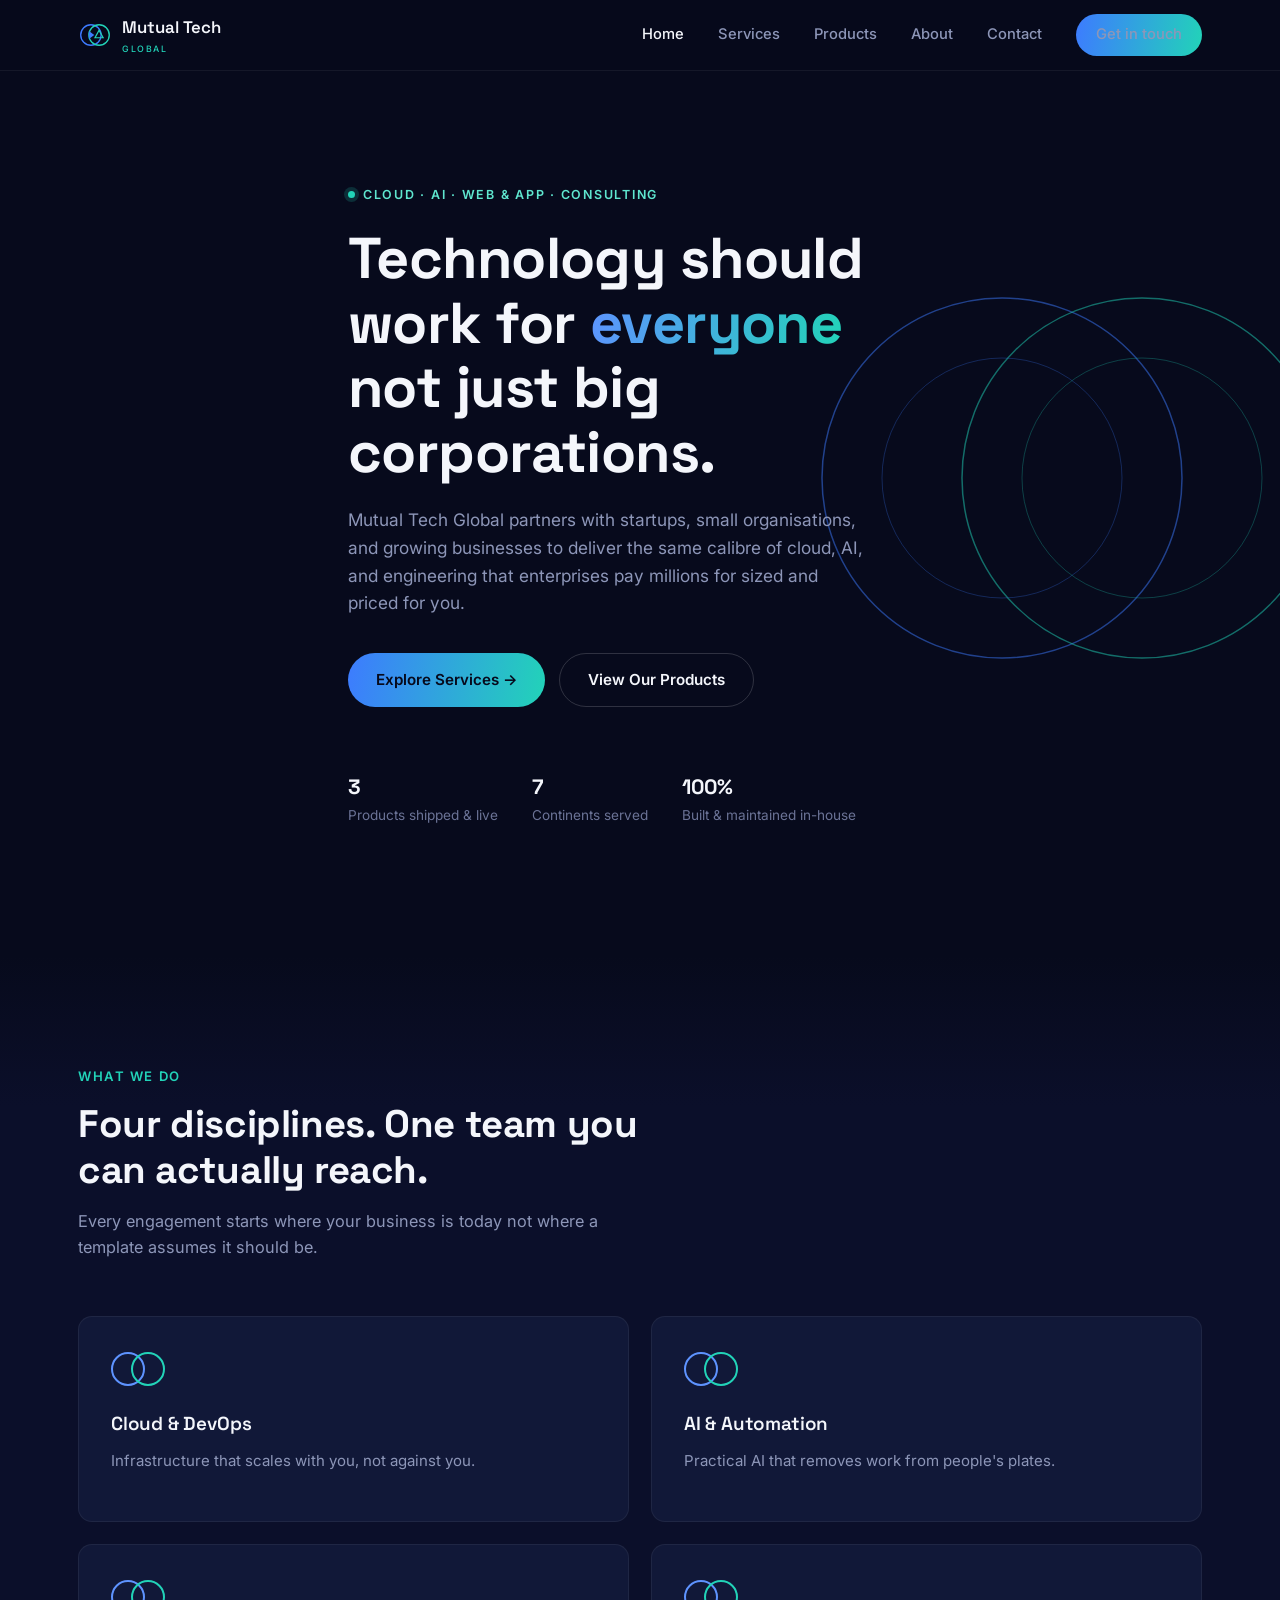
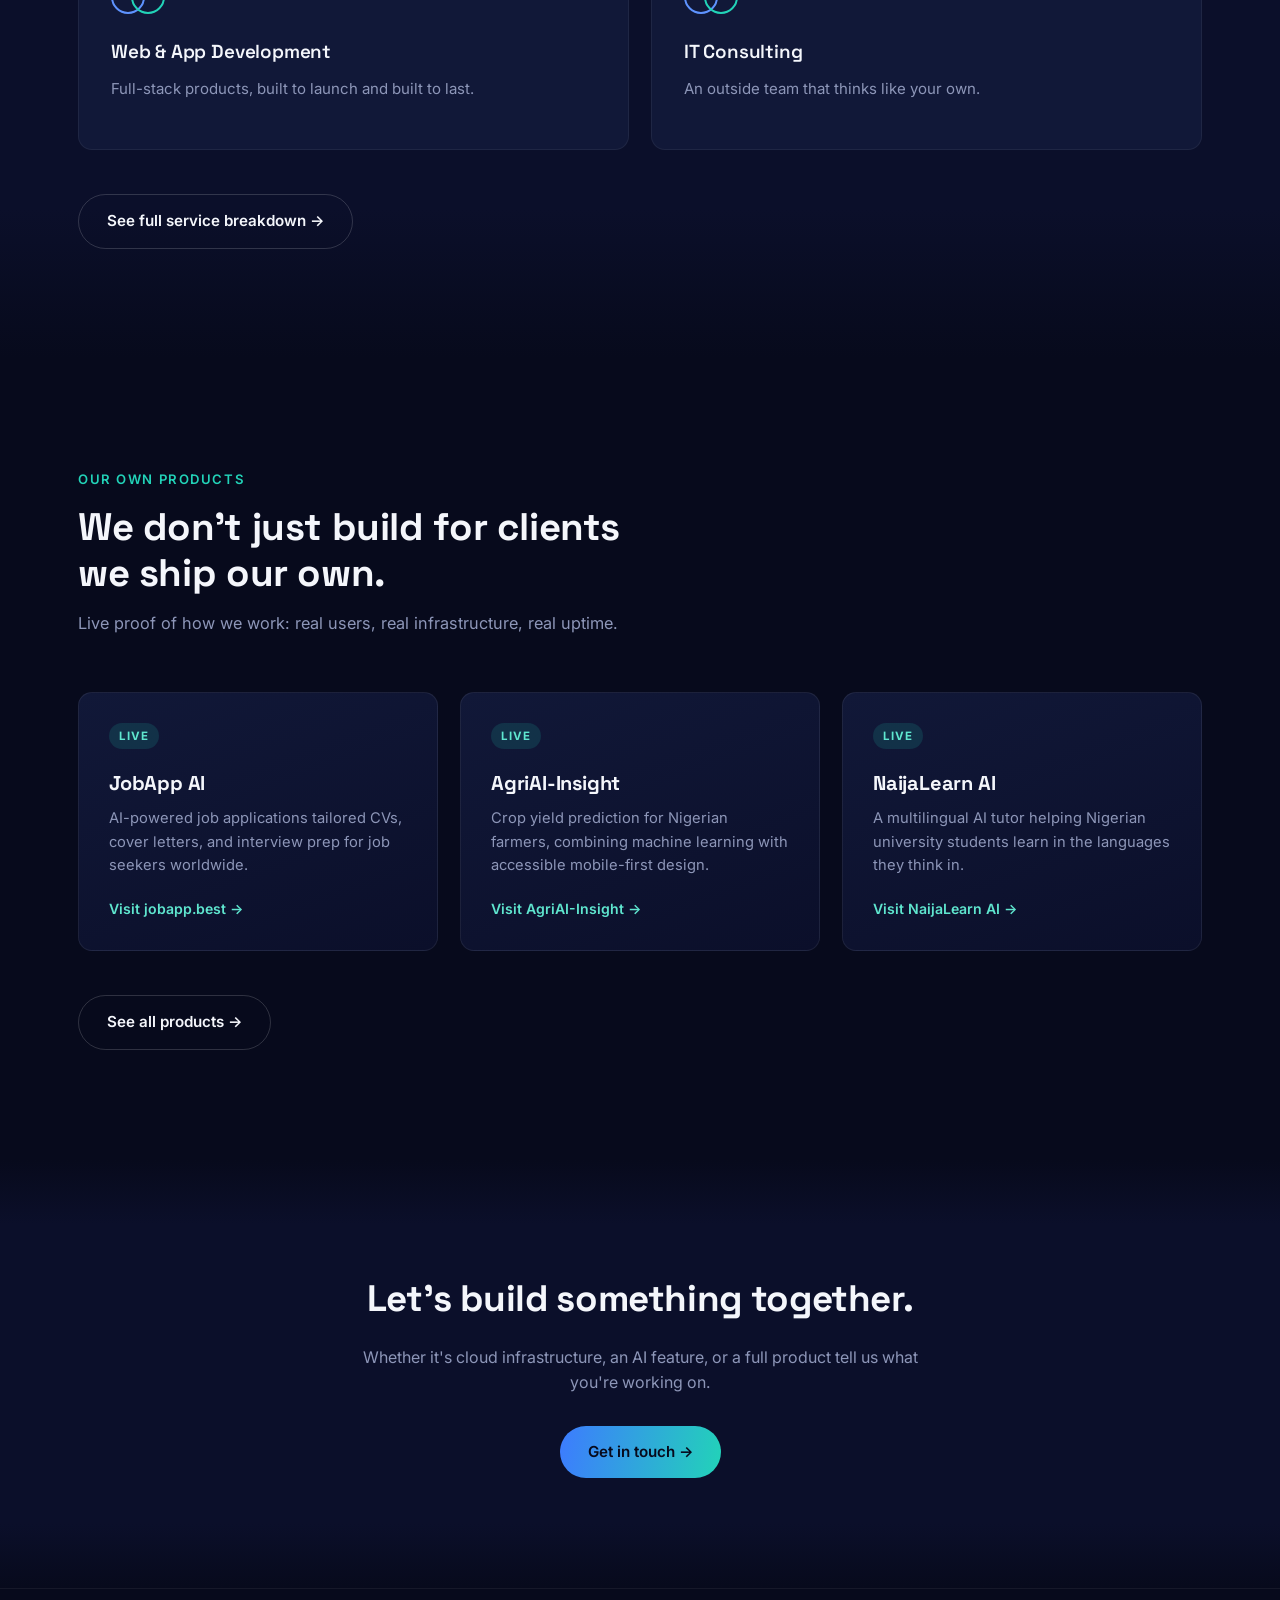
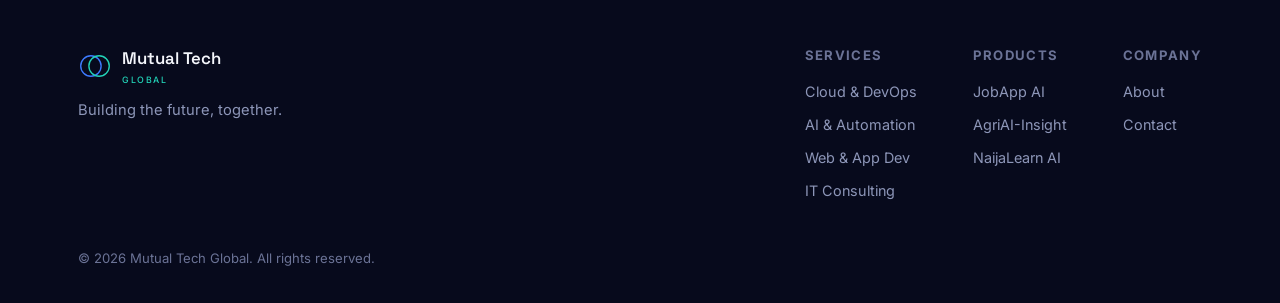
<file: index.html>
<!DOCTYPE html>
<html lang="en">
<head>
<meta charset="UTF-8">
<meta name="viewport" content="width=device-width, initial-scale=1.0">
<title>Mutual Tech Global Building the future, together</title>
<link rel="preconnect" href="https://fonts.googleapis.com">
<link rel="preconnect" href="https://fonts.gstatic.com" crossorigin>
<link href="https://fonts.googleapis.com/css2?family=Space+Grotesk:wght@400;500;600;700&family=Inter:wght@400;500;600&display=swap" rel="stylesheet">
<link rel="stylesheet" href="styles.css">
</head>
<body>

<header>
  <nav>
    <a href="index.html" class="brand">
      <svg class="brand-mark" viewBox="0 0 100 100" fill="none">
        <circle cx="38" cy="50" r="30" stroke="#3d7bff" stroke-width="4"/>
        <circle cx="62" cy="50" r="30" stroke="#22d3b8" stroke-width="4"/>
        <path d="M32 38 L32 62 L48 50 Z" fill="#3d7bff"/>
        <path d="M62 36 L74 58 L50 58 Z" fill="none" stroke="#22d3b8" stroke-width="3.5"/>
      </svg>
      <span>Mutual Tech<small>GLOBAL</small></span>
    </a>
    <div class="nav-links" id="navLinks">
      <a href="index.html" class="active">Home</a>
      <a href="services.html">Services</a>
      <a href="products.html">Products</a>
      <a href="about.html">About</a>
      <a href="contact.html">Contact</a>
      <a href="contact.html" class="nav-cta">Get in touch</a>
    </div>
    <button class="nav-toggle" id="navToggle" aria-label="Toggle menu"><span></span><span></span><span></span></button>
  </nav>
</header>

<main>
  <section class="hero" id="home">
    <svg class="hero-orbits" viewBox="0 0 640 640" fill="none">
      <circle cx="260" cy="320" r="180" stroke="#3d7bff" stroke-width="1.5" opacity="0.55"/>
      <circle cx="400" cy="320" r="180" stroke="#22d3b8" stroke-width="1.5" opacity="0.55"/>
      <circle cx="260" cy="320" r="120" stroke="#3d7bff" stroke-width="1" opacity="0.3"/>
      <circle cx="400" cy="320" r="120" stroke="#22d3b8" stroke-width="1" opacity="0.3"/>
    </svg>
    <div class="wrap hero-content">
      <span class="eyebrow">Cloud · AI · Web &amp; App · Consulting</span>
      <h1>Technology should work for <span class="accent">everyone</span> not just big corporations.</h1>
      <p class="lead">Mutual Tech Global partners with startups, small organisations, and growing businesses to deliver the same calibre of cloud, AI, and engineering that enterprises pay millions for sized and priced for you.</p>
      <div class="btn-row">
        <a href="services.html" class="btn btn-primary">Explore Services →</a>
        <a href="products.html" class="btn btn-ghost">View Our Products</a>
      </div>
      <div class="trust-line">
        <div><strong>3</strong>Products shipped &amp; live</div>
        <div><strong>7</strong>Continents served </div>
        <div><strong>100%</strong>Built &amp; maintained in-house</div>
      </div>
    </div>
  </section>

  <section class="panel panel-alt">
    <div class="wrap">
      <div class="section-head reveal">
        <span class="tag">What we do</span>
        <h2>Four disciplines. One team you can actually reach.</h2>
        <p>Every engagement starts where your business is today not where a template assumes it should be.</p>
      </div>
      <div class="services-grid">
        <div class="service-card reveal">
          <div class="venn"><span class="c1"></span><span class="c2"></span></div>
          <h3>Cloud &amp; DevOps</h3>
          <p>Infrastructure that scales with you, not against you.</p>
        </div>
        <div class="service-card reveal">
          <div class="venn"><span class="c1"></span><span class="c2"></span></div>
          <h3>AI &amp; Automation</h3>
          <p>Practical AI that removes work from people's plates.</p>
        </div>
        <div class="service-card reveal">
          <div class="venn"><span class="c1"></span><span class="c2"></span></div>
          <h3>Web &amp; App Development</h3>
          <p>Full-stack products, built to launch and built to last.</p>
        </div>
        <div class="service-card reveal">
          <div class="venn"><span class="c1"></span><span class="c2"></span></div>
          <h3>IT Consulting</h3>
          <p>An outside team that thinks like your own.</p>
        </div>
      </div>
      <div style="margin-top:44px;">
        <a href="services.html" class="btn btn-ghost">See full service breakdown →</a>
      </div>
    </div>
  </section>

  <section class="panel">
    <div class="wrap">
      <div class="section-head reveal">
        <span class="tag">Our own products</span>
        <h2>We don't just build for clients we ship our own.</h2>
        <p>Live proof of how we work: real users, real infrastructure, real uptime.</p>
      </div>
      <div class="products-grid">
        <div class="product-card reveal">
          <span class="product-tag tag-live">LIVE</span>
          <h3>JobApp AI</h3>
          <p>AI-powered job applications tailored CVs, cover letters, and interview prep for job seekers worldwide.</p>
          <a class="product-link" href="https://jobapp.best" target="_blank" rel="noopener">Visit jobapp.best →</a>
        </div>
        <div class="product-card reveal">
          <span class="product-tag tag-live">LIVE</span>
          <h3>AgriAI-Insight</h3>
          <p>Crop yield prediction for Nigerian farmers, combining machine learning with accessible mobile-first design.</p>
          <a class="product-link" href="https://agriai-insight.netlify.app" target="_blank" rel="noopener">Visit AgriAI-Insight →</a>
        </div>
        <div class="product-card reveal">
          <span class="product-tag tag-live">LIVE</span>
          <h3>NaijaLearn AI</h3>
          <p>A multilingual AI tutor helping Nigerian university students learn in the languages they think in.</p>
          <a class="product-link" href="https://naijalearn-ai.netlify.app" target="_blank" rel="noopener">Visit NaijaLearn AI →</a>
        </div>
      </div>
      <div style="margin-top:44px;">
        <a href="products.html" class="btn btn-ghost">See all products →</a>
      </div>
    </div>
  </section>

  <section class="panel panel-alt">
    <div class="wrap" style="text-align:center; max-width:640px;">
      <h2 style="font-size:clamp(1.7rem,3.4vw,2.3rem); font-weight:700; margin-bottom:16px;">Let's build something together.</h2>
      <p style="color:var(--slate-400); margin-bottom:30px;">Whether it's cloud infrastructure, an AI feature, or a full product tell us what you're working on.</p>
      <a href="contact.html" class="btn btn-primary">Get in touch →</a>
    </div>
  </section>
</main>

<footer>
  <div class="wrap">
    <div class="footer-top">
      <div>
        <a href="index.html" class="brand">
          <svg class="brand-mark" viewBox="0 0 100 100" fill="none">
            <circle cx="38" cy="50" r="30" stroke="#3d7bff" stroke-width="4"/>
            <circle cx="62" cy="50" r="30" stroke="#22d3b8" stroke-width="4"/>
          </svg>
          <span>Mutual Tech<small>GLOBAL</small></span>
        </a>
        <p class="footer-tagline">Building the future, together.</p>
      </div>
      <div class="footer-cols">
        <div class="footer-col">
          <h5>Services</h5>
          <a href="services.html">Cloud &amp; DevOps</a>
          <a href="services.html">AI &amp; Automation</a>
          <a href="services.html">Web &amp; App Dev</a>
          <a href="services.html">IT Consulting</a>
        </div>
        <div class="footer-col">
          <h5>Products</h5>
          <a href="https://jobapp.best" target="_blank" rel="noopener">JobApp AI</a>
          <a href="https://agriai-insight.netlify.app" target="_blank" rel="noopener">AgriAI-Insight</a>
          <a href="https://naijalearn-ai.netlify.app" target="_blank" rel="noopener">NaijaLearn AI</a>
        </div>
        <div class="footer-col">
          <h5>Company</h5>
          <a href="about.html">About</a>
          <a href="contact.html">Contact</a>
        </div>
      </div>
    </div>
    <div class="footer-bottom">
      <span>© <span id="year"></span> Mutual Tech Global. All rights reserved.</span>
    </div>
  </div>
</footer>

<script>
  document.getElementById('year').textContent = new Date().getFullYear();
  const toggle = document.getElementById('navToggle');
  const links = document.getElementById('navLinks');
  toggle.addEventListener('click', () => links.classList.toggle('open'));
  links.querySelectorAll('a').forEach(a => a.addEventListener('click', () => links.classList.remove('open')));
  const observer = new IntersectionObserver((entries) => {
    entries.forEach(e => { if (e.isIntersecting) e.target.classList.add('in'); });
  }, { threshold: 0.15 });
  document.querySelectorAll('.reveal').forEach(el => observer.observe(el));
</script>

</body>
</html>
</file>
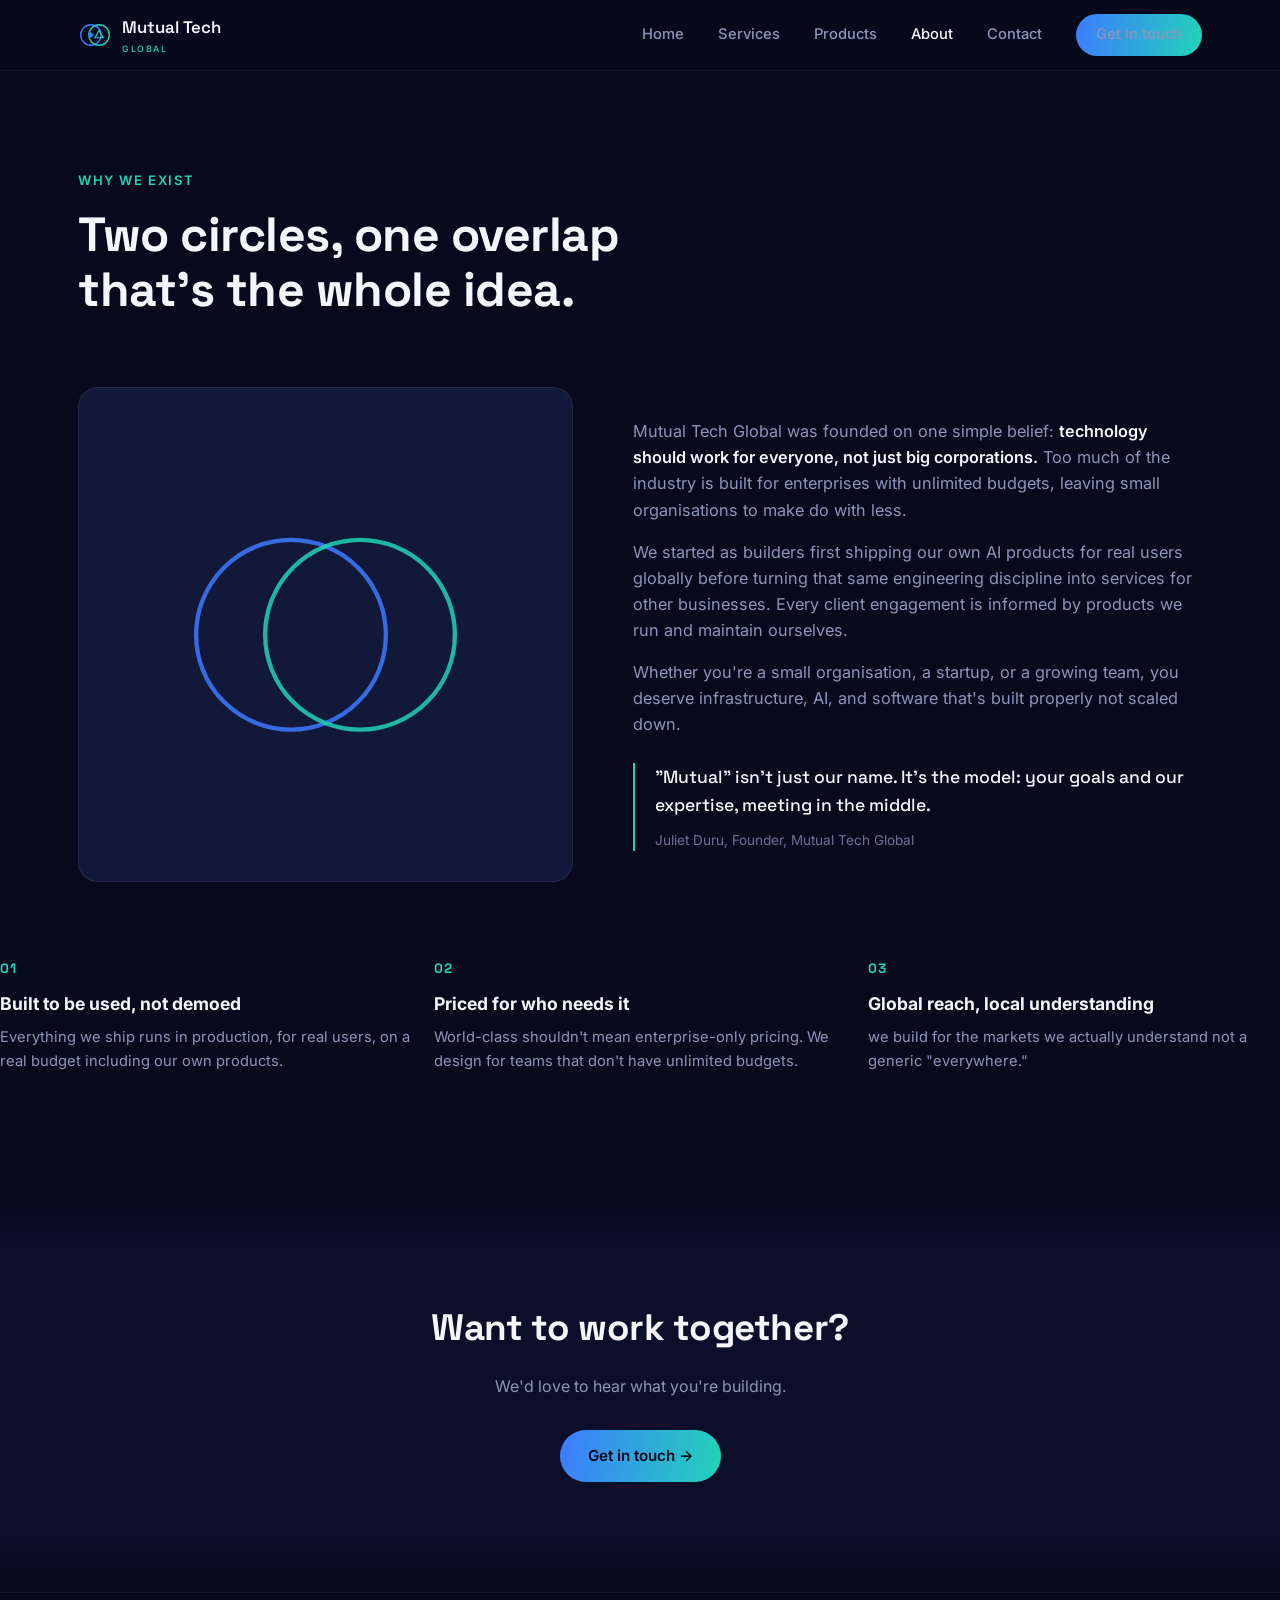
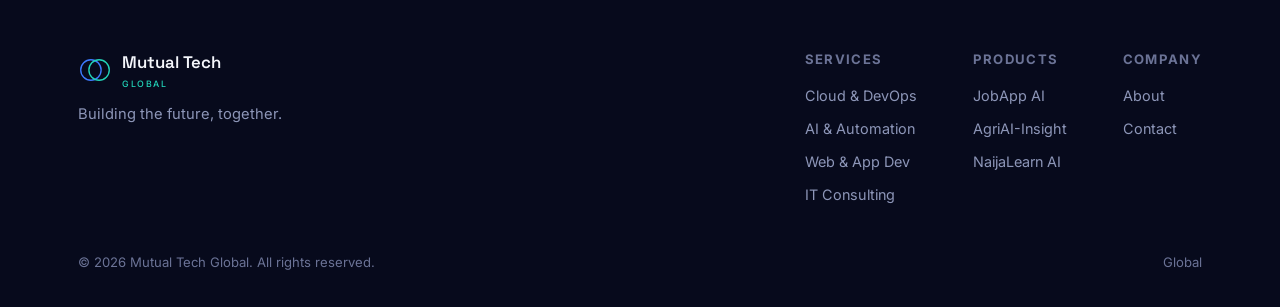
<file: about.html>
<!DOCTYPE html>
<html lang="en">
<head>
<meta charset="UTF-8">
<meta name="viewport" content="width=device-width, initial-scale=1.0">
<title>About Mutual Tech Global</title>
<link rel="preconnect" href="https://fonts.googleapis.com">
<link rel="preconnect" href="https://fonts.gstatic.com" crossorigin>
<link href="https://fonts.googleapis.com/css2?family=Space+Grotesk:wght@400;500;600;700&family=Inter:wght@400;500;600&display=swap" rel="stylesheet">
<link rel="stylesheet" href="styles.css">
</head>
<body>

<header>
  <nav>
    <a href="index.html" class="brand">
      <svg class="brand-mark" viewBox="0 0 100 100" fill="none">
        <circle cx="38" cy="50" r="30" stroke="#3d7bff" stroke-width="4"/>
        <circle cx="62" cy="50" r="30" stroke="#22d3b8" stroke-width="4"/>
        <path d="M32 38 L32 62 L48 50 Z" fill="#3d7bff"/>
        <path d="M62 36 L74 58 L50 58 Z" fill="none" stroke="#22d3b8" stroke-width="3.5"/>
      </svg>
      <span>Mutual Tech<small>GLOBAL</small></span>
    </a>
    <div class="nav-links" id="navLinks">
      <a href="index.html">Home</a>
      <a href="services.html">Services</a>
      <a href="products.html">Products</a>
      <a href="about.html" class="active">About</a>
      <a href="contact.html">Contact</a>
      <a href="contact.html" class="nav-cta">Get in touch</a>
    </div>
    <button class="nav-toggle" id="navToggle" aria-label="Toggle menu"><span></span><span></span><span></span></button>
  </nav>
</header>

<main>
  <section class="page-hero">
    <div class="wrap">
      <span class="tag">Why we exist</span>
      <h1>Two circles, one overlap that's the whole idea.</h1>
    </div>
  </section>

  <section class="panel-tight">
    <div class="wrap about-grid">
      <div class="about-visual">
        <svg width="70%" viewBox="0 0 200 140" fill="none">
          <circle cx="80" cy="70" r="55" stroke="#3d7bff" stroke-width="2.5" opacity="0.85"/>
          <circle cx="120" cy="70" r="55" stroke="#22d3b8" stroke-width="2.5" opacity="0.85"/>
        </svg>
      </div>
      <div class="about-copy">
        <p>Mutual Tech Global was founded on one simple belief: <strong>technology should work for everyone, not just big corporations.</strong> Too much of the industry is built for enterprises with unlimited budgets, leaving small organisations to make do with less.</p>
        <p>We started as builders first shipping our own AI products for real users globally before turning that same engineering discipline into services for other businesses. Every client engagement is informed by products we run and maintain ourselves.</p>
        <p>Whether you're a small organisation, a startup, or a growing team, you deserve infrastructure, AI, and software that's built properly not scaled down.</p>
        <div class="quote-block">
          "Mutual" isn't just our name. It's the model: your goals and our expertise, meeting in the middle.
          <span>Juliet Duru, Founder, Mutual Tech Global</span>
        </div>
      </div>
    </div>

    <div class="values-grid">
      <div class="value-card">
        <span class="n">01</span>
        <h4>Built to be used, not demoed</h4>
        <p>Everything we ship runs in production, for real users, on a real budget including our own products.</p>
      </div>
      <div class="value-card">
        <span class="n">02</span>
        <h4>Priced for who needs it</h4>
        <p>World-class shouldn't mean enterprise-only pricing. We design for teams that don't have unlimited budgets.</p>
      </div>
      <div class="value-card">
        <span class="n">03</span>
        <h4>Global reach, local understanding</h4>
        <p> we build for the markets we actually understand not a generic "everywhere."</p>
      </div>
    </div>
  </section>

  <section class="panel panel-alt">
    <div class="wrap" style="text-align:center; max-width:640px;">
      <h2 style="font-size:clamp(1.7rem,3.4vw,2.3rem); font-weight:700; margin-bottom:16px;">Want to work together?</h2>
      <p style="color:var(--slate-400); margin-bottom:30px;">We'd love to hear what you're building.</p>
      <a href="contact.html" class="btn btn-primary">Get in touch →</a>
    </div>
  </section>
</main>

<footer>
  <div class="wrap">
    <div class="footer-top">
      <div>
        <a href="index.html" class="brand">
          <svg class="brand-mark" viewBox="0 0 100 100" fill="none">
            <circle cx="38" cy="50" r="30" stroke="#3d7bff" stroke-width="4"/>
            <circle cx="62" cy="50" r="30" stroke="#22d3b8" stroke-width="4"/>
          </svg>
          <span>Mutual Tech<small>GLOBAL</small></span>
        </a>
        <p class="footer-tagline">Building the future, together.</p>
      </div>
      <div class="footer-cols">
        <div class="footer-col">
          <h5>Services</h5>
          <a href="services.html">Cloud &amp; DevOps</a>
          <a href="services.html">AI &amp; Automation</a>
          <a href="services.html">Web &amp; App Dev</a>
          <a href="services.html">IT Consulting</a>
        </div>
        <div class="footer-col">
          <h5>Products</h5>
          <a href="https://jobapp.best" target="_blank" rel="noopener">JobApp AI</a>
          <a href="https://agriai-insight.netlify.app" target="_blank" rel="noopener">AgriAI-Insight</a>
          <a href="https://naijalearn-ai.netlify.app" target="_blank" rel="noopener">NaijaLearn AI</a>
        </div>
        <div class="footer-col">
          <h5>Company</h5>
          <a href="about.html">About</a>
          <a href="contact.html">Contact</a>
        </div>
      </div>
    </div>
    <div class="footer-bottom">
      <span>© <span id="year"></span> Mutual Tech Global. All rights reserved.</span>
      <span>Global</span>
    </div>
  </div>
</footer>

<script>
  document.getElementById('year').textContent = new Date().getFullYear();
  const toggle = document.getElementById('navToggle');
  const links = document.getElementById('navLinks');
  toggle.addEventListener('click', () => links.classList.toggle('open'));
  links.querySelectorAll('a').forEach(a => a.addEventListener('click', () => links.classList.remove('open')));
</script>

</body>
</html>
</file>
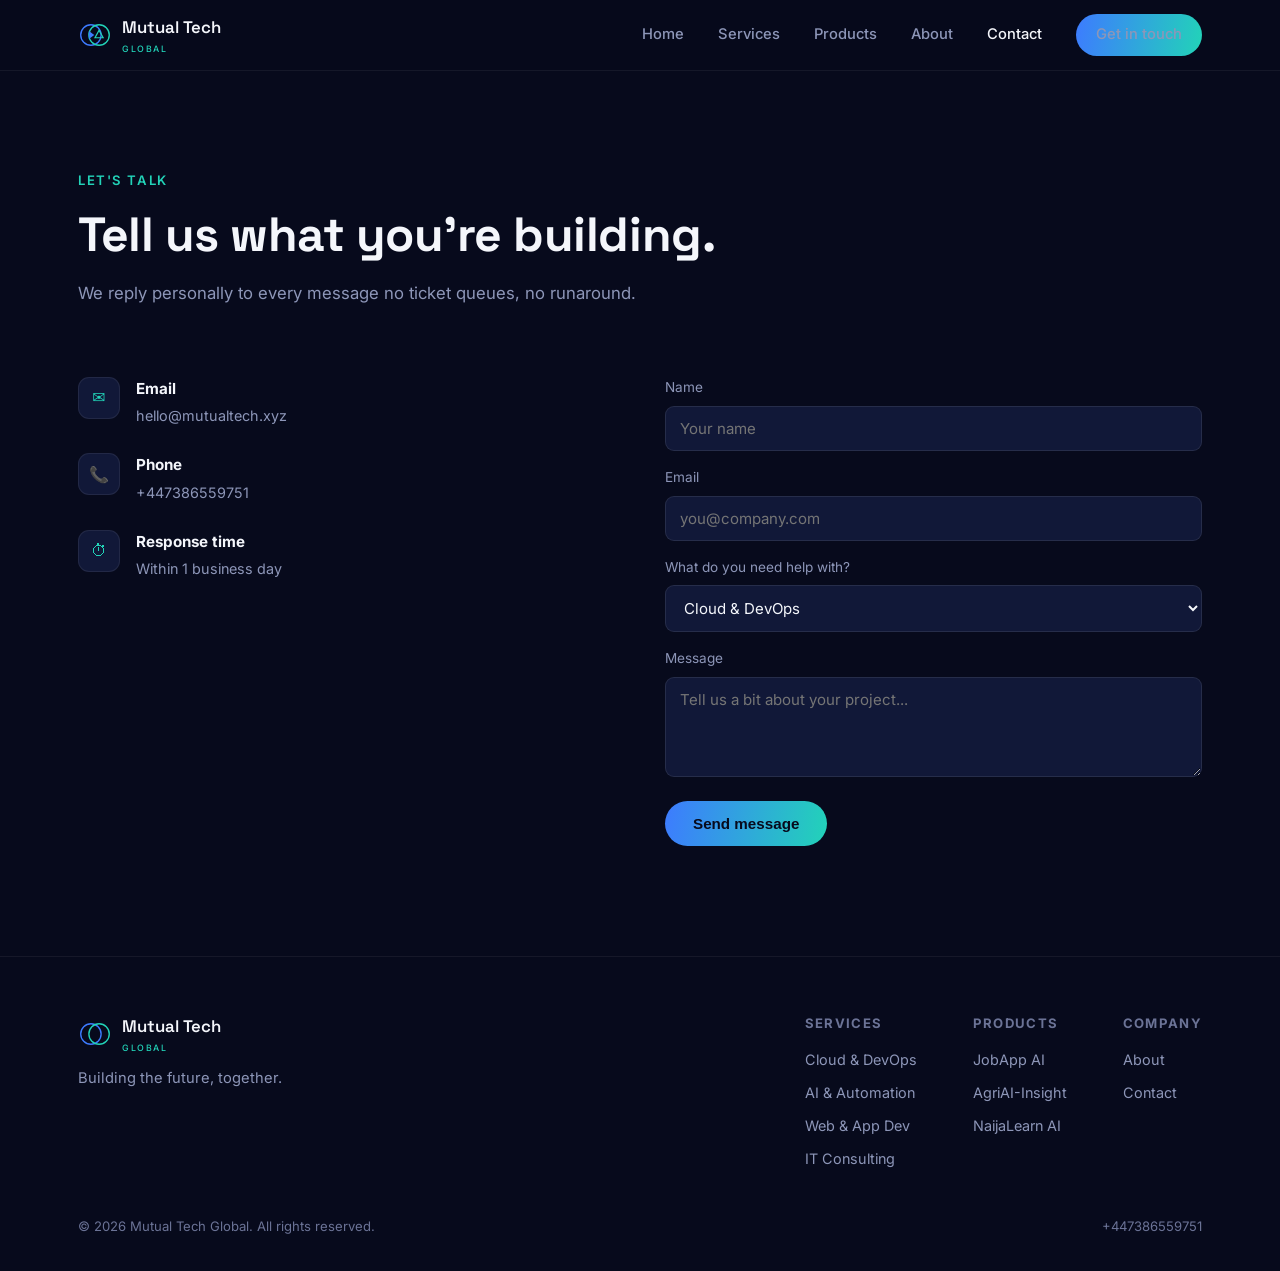
<file: contact.html>
<!DOCTYPE html>
<html lang="en">
<head>
<meta charset="UTF-8">
<meta name="viewport" content="width=device-width, initial-scale=1.0">
<title>Contact Mutual Tech Global</title>
<link rel="preconnect" href="https://fonts.googleapis.com">
<link rel="preconnect" href="https://fonts.gstatic.com" crossorigin>
<link href="https://fonts.googleapis.com/css2?family=Space+Grotesk:wght@400;500;600;700&family=Inter:wght@400;500;600&display=swap" rel="stylesheet">
<link rel="stylesheet" href="styles.css">
</head>
<body>

<header>
  <nav>
    <a href="index.html" class="brand">
      <svg class="brand-mark" viewBox="0 0 100 100" fill="none">
        <circle cx="38" cy="50" r="30" stroke="#3d7bff" stroke-width="4"/>
        <circle cx="62" cy="50" r="30" stroke="#22d3b8" stroke-width="4"/>
        <path d="M32 38 L32 62 L48 50 Z" fill="#3d7bff"/>
        <path d="M62 36 L74 58 L50 58 Z" fill="none" stroke="#22d3b8" stroke-width="3.5"/>
      </svg>
      <span>Mutual Tech<small>GLOBAL</small></span>
    </a>
    <div class="nav-links" id="navLinks">
      <a href="index.html">Home</a>
      <a href="services.html">Services</a>
      <a href="products.html">Products</a>
      <a href="about.html">About</a>
      <a href="contact.html" class="active">Contact</a>
      <a href="contact.html" class="nav-cta">Get in touch</a>
    </div>
    <button class="nav-toggle" id="navToggle" aria-label="Toggle menu"><span></span><span></span><span></span></button>
  </nav>
</header>

<main>
  <section class="page-hero">
    <div class="wrap">
      <span class="tag">Let's talk</span>
      <h1>Tell us what you're building.</h1>
      <p class="lead">We reply personally to every message no ticket queues, no runaround.</p>
    </div>
  </section>

  <section class="panel-tight">
    <div class="wrap contact-grid">
      <div>
        <div class="contact-info-item">
          <div class="ic">✉</div>
          <div><h4>Email</h4><p>hello@mutualtech.xyz</p></div>
        </div>
        <div class="contact-info-item">
          <div class="ic">📞</div>
          <div><h4>Phone</h4><p>+447386559751</p></div>
        </div>
        <div class="contact-info-item">
          <div class="ic">⏱</div>
          <div><h4>Response time</h4><p>Within 1 business day</p></div>
        </div>
      </div>
      <form onsubmit="event.preventDefault(); this.querySelector('.btn-primary').textContent='Message sent ✓';">
        <div class="field">
          <label for="name">Name</label>
          <input id="name" type="text" placeholder="Your name" required>
        </div>
        <div class="field">
          <label for="email">Email</label>
          <input id="email" type="email" placeholder="you@company.com" required>
        </div>
        <div class="field">
          <label for="service">What do you need help with?</label>
          <select id="service">
            <option>Cloud &amp; DevOps</option>
            <option>AI &amp; Automation</option>
            <option>Web &amp; App Development</option>
            <option>IT Consulting</option>
            <option>Not sure yet</option>
          </select>
        </div>
        <div class="field">
          <label for="msg">Message</label>
          <textarea id="msg" placeholder="Tell us a bit about your project..." required></textarea>
        </div>
        <button type="submit" class="btn btn-primary">Send message</button>
      </form>
    </div>
  </section>
</main>

<footer>
  <div class="wrap">
    <div class="footer-top">
      <div>
        <a href="index.html" class="brand">
          <svg class="brand-mark" viewBox="0 0 100 100" fill="none">
            <circle cx="38" cy="50" r="30" stroke="#3d7bff" stroke-width="4"/>
            <circle cx="62" cy="50" r="30" stroke="#22d3b8" stroke-width="4"/>
          </svg>
          <span>Mutual Tech<small>GLOBAL</small></span>
        </a>
        <p class="footer-tagline">Building the future, together.</p>
      </div>
      <div class="footer-cols">
        <div class="footer-col">
          <h5>Services</h5>
          <a href="services.html">Cloud &amp; DevOps</a>
          <a href="services.html">AI &amp; Automation</a>
          <a href="services.html">Web &amp; App Dev</a>
          <a href="services.html">IT Consulting</a>
        </div>
        <div class="footer-col">
          <h5>Products</h5>
          <a href="https://jobapp.best" target="_blank" rel="noopener">JobApp AI</a>
          <a href="https://agriai-insight.netlify.app" target="_blank" rel="noopener">AgriAI-Insight</a>
          <a href="https://naijalearn-ai.netlify.app" target="_blank" rel="noopener">NaijaLearn AI</a>
        </div>
        <div class="footer-col">
          <h5>Company</h5>
          <a href="about.html">About</a>
          <a href="contact.html">Contact</a>
        </div>
      </div>
    </div>
    <div class="footer-bottom">
      <span>© <span id="year"></span> Mutual Tech Global. All rights reserved.</span>
      <span>+447386559751</span>
    </div>
  </div>
</footer>

<script>
  document.getElementById('year').textContent = new Date().getFullYear();
  const toggle = document.getElementById('navToggle');
  const links = document.getElementById('navLinks');
  toggle.addEventListener('click', () => links.classList.toggle('open'));
  links.querySelectorAll('a').forEach(a => a.addEventListener('click', () => links.classList.remove('open')));
</script>

</body>
</html>
</file>
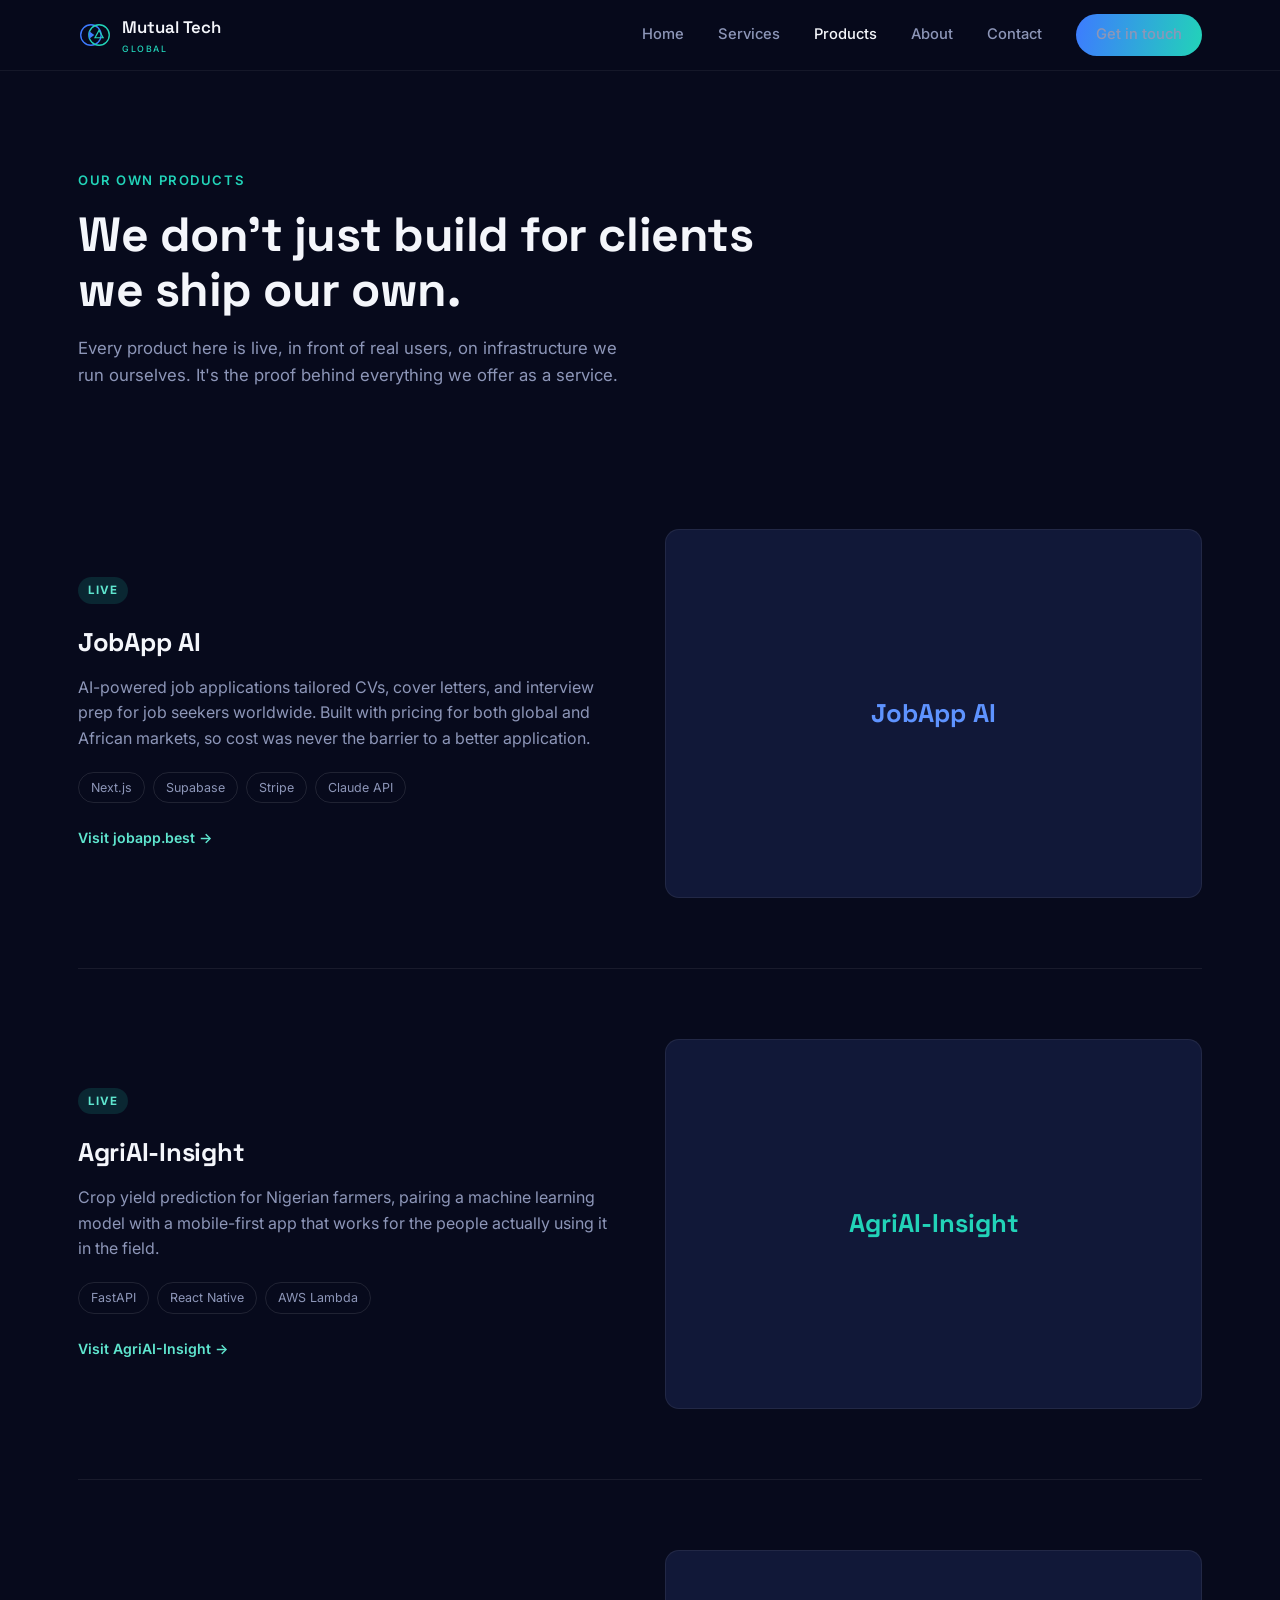
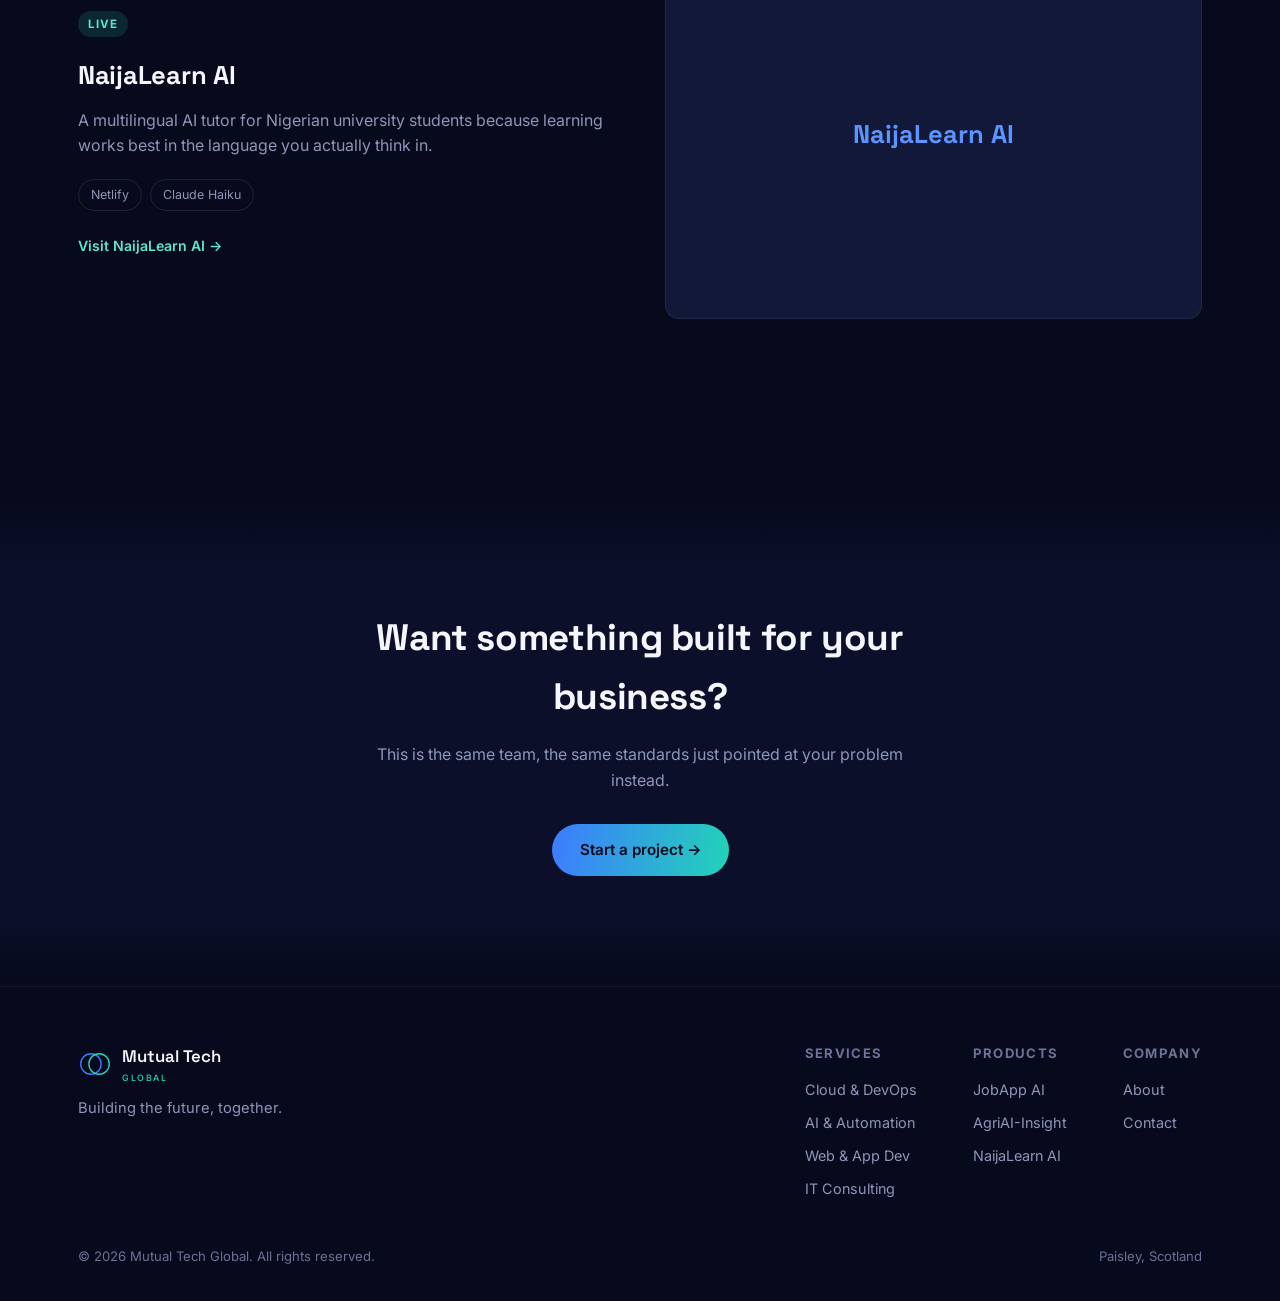
<file: products.html>
<!DOCTYPE html>
<html lang="en">
<head>
<meta charset="UTF-8">
<meta name="viewport" content="width=device-width, initial-scale=1.0">
<title>Products Mutual Tech Global</title>
<link rel="preconnect" href="https://fonts.googleapis.com">
<link rel="preconnect" href="https://fonts.gstatic.com" crossorigin>
<link href="https://fonts.googleapis.com/css2?family=Space+Grotesk:wght@400;500;600;700&family=Inter:wght@400;500;600&display=swap" rel="stylesheet">
<link rel="stylesheet" href="styles.css">
</head>
<body>

<header>
  <nav>
    <a href="index.html" class="brand">
      <svg class="brand-mark" viewBox="0 0 100 100" fill="none">
        <circle cx="38" cy="50" r="30" stroke="#3d7bff" stroke-width="4"/>
        <circle cx="62" cy="50" r="30" stroke="#22d3b8" stroke-width="4"/>
        <path d="M32 38 L32 62 L48 50 Z" fill="#3d7bff"/>
        <path d="M62 36 L74 58 L50 58 Z" fill="none" stroke="#22d3b8" stroke-width="3.5"/>
      </svg>
      <span>Mutual Tech<small>GLOBAL</small></span>
    </a>
    <div class="nav-links" id="navLinks">
      <a href="index.html">Home</a>
      <a href="services.html">Services</a>
      <a href="products.html" class="active">Products</a>
      <a href="about.html">About</a>
      <a href="contact.html">Contact</a>
      <a href="contact.html" class="nav-cta">Get in touch</a>
    </div>
    <button class="nav-toggle" id="navToggle" aria-label="Toggle menu"><span></span><span></span><span></span></button>
  </nav>
</header>

<main>
  <section class="page-hero">
    <div class="wrap">
      <span class="tag">Our own products</span>
      <h1>We don't just build for clients we ship our own.</h1>
      <p class="lead">Every product here is live, in front of real users, on infrastructure we run ourselves. It's the proof behind everything we offer as a service.</p>
    </div>
  </section>

  <section class="panel-tight">
    <div class="wrap">

      <div class="product-detail">
        <div>
          <span class="product-tag tag-live">LIVE</span>
          <h3>JobApp AI</h3>
          <p>AI-powered job applications tailored CVs, cover letters, and interview prep for job seekers worldwide. Built with pricing for both global and African markets, so cost was never the barrier to a better application.</p>
          <div class="pills"><span>Next.js</span><span>Supabase</span><span>Stripe</span><span>Claude API</span></div>
          <a class="product-link" href="https://jobapp.best" target="_blank" rel="noopener">Visit jobapp.best →</a>
        </div>
        <div class="visual" style="color:var(--blue-400);">JobApp AI</div>
      </div>

      <div class="product-detail reverse">
        <div>
          <span class="product-tag tag-live">LIVE</span>
          <h3>AgriAI-Insight</h3>
          <p>Crop yield prediction for Nigerian farmers, pairing a machine learning model with a mobile-first app that works for the people actually using it in the field.</p>
          <div class="pills"><span>FastAPI</span><span>React Native</span><span>AWS Lambda</span></div>
          <a class="product-link" href="https://agriai-insight.netlify.app" target="_blank" rel="noopener">Visit AgriAI-Insight →</a>
        </div>
        <div class="visual" style="color:var(--teal-400);">AgriAI-Insight</div>
      </div>

      <div class="product-detail">
        <div>
          <span class="product-tag tag-live">LIVE</span>
          <h3>NaijaLearn AI</h3>
          <p>A multilingual AI tutor for Nigerian university students because learning works best in the language you actually think in.</p>
          <div class="pills"><span>Netlify</span><span>Claude Haiku</span></div>
          <a class="product-link" href="https://naijalearn-ai.netlify.app" target="_blank" rel="noopener">Visit NaijaLearn AI →</a>
        </div>
        <div class="visual" style="color:var(--blue-400);">NaijaLearn AI</div>
      </div>

    </div>
  </section>

  <section class="panel panel-alt">
    <div class="wrap" style="text-align:center; max-width:640px;">
      <h2 style="font-size:clamp(1.7rem,3.4vw,2.3rem); font-weight:700; margin-bottom:16px;">Want something built for your business?</h2>
      <p style="color:var(--slate-400); margin-bottom:30px;">This is the same team, the same standards just pointed at your problem instead.</p>
      <a href="contact.html" class="btn btn-primary">Start a project →</a>
    </div>
  </section>
</main>

<footer>
  <div class="wrap">
    <div class="footer-top">
      <div>
        <a href="index.html" class="brand">
          <svg class="brand-mark" viewBox="0 0 100 100" fill="none">
            <circle cx="38" cy="50" r="30" stroke="#3d7bff" stroke-width="4"/>
            <circle cx="62" cy="50" r="30" stroke="#22d3b8" stroke-width="4"/>
          </svg>
          <span>Mutual Tech<small>GLOBAL</small></span>
        </a>
        <p class="footer-tagline">Building the future, together.</p>
      </div>
      <div class="footer-cols">
        <div class="footer-col">
          <h5>Services</h5>
          <a href="services.html">Cloud &amp; DevOps</a>
          <a href="services.html">AI &amp; Automation</a>
          <a href="services.html">Web &amp; App Dev</a>
          <a href="services.html">IT Consulting</a>
        </div>
        <div class="footer-col">
          <h5>Products</h5>
          <a href="https://jobapp.best" target="_blank" rel="noopener">JobApp AI</a>
          <a href="https://agriai-insight.netlify.app" target="_blank" rel="noopener">AgriAI-Insight</a>
          <a href="https://naijalearn-ai.netlify.app" target="_blank" rel="noopener">NaijaLearn AI</a>
        </div>
        <div class="footer-col">
          <h5>Company</h5>
          <a href="about.html">About</a>
          <a href="contact.html">Contact</a>
        </div>
      </div>
    </div>
    <div class="footer-bottom">
      <span>© <span id="year"></span> Mutual Tech Global. All rights reserved.</span>
      <span>Paisley, Scotland</span>
    </div>
  </div>
</footer>

<script>
  document.getElementById('year').textContent = new Date().getFullYear();
  const toggle = document.getElementById('navToggle');
  const links = document.getElementById('navLinks');
  toggle.addEventListener('click', () => links.classList.toggle('open'));
  links.querySelectorAll('a').forEach(a => a.addEventListener('click', () => links.classList.remove('open')));
</script>

</body>
</html>
</file>
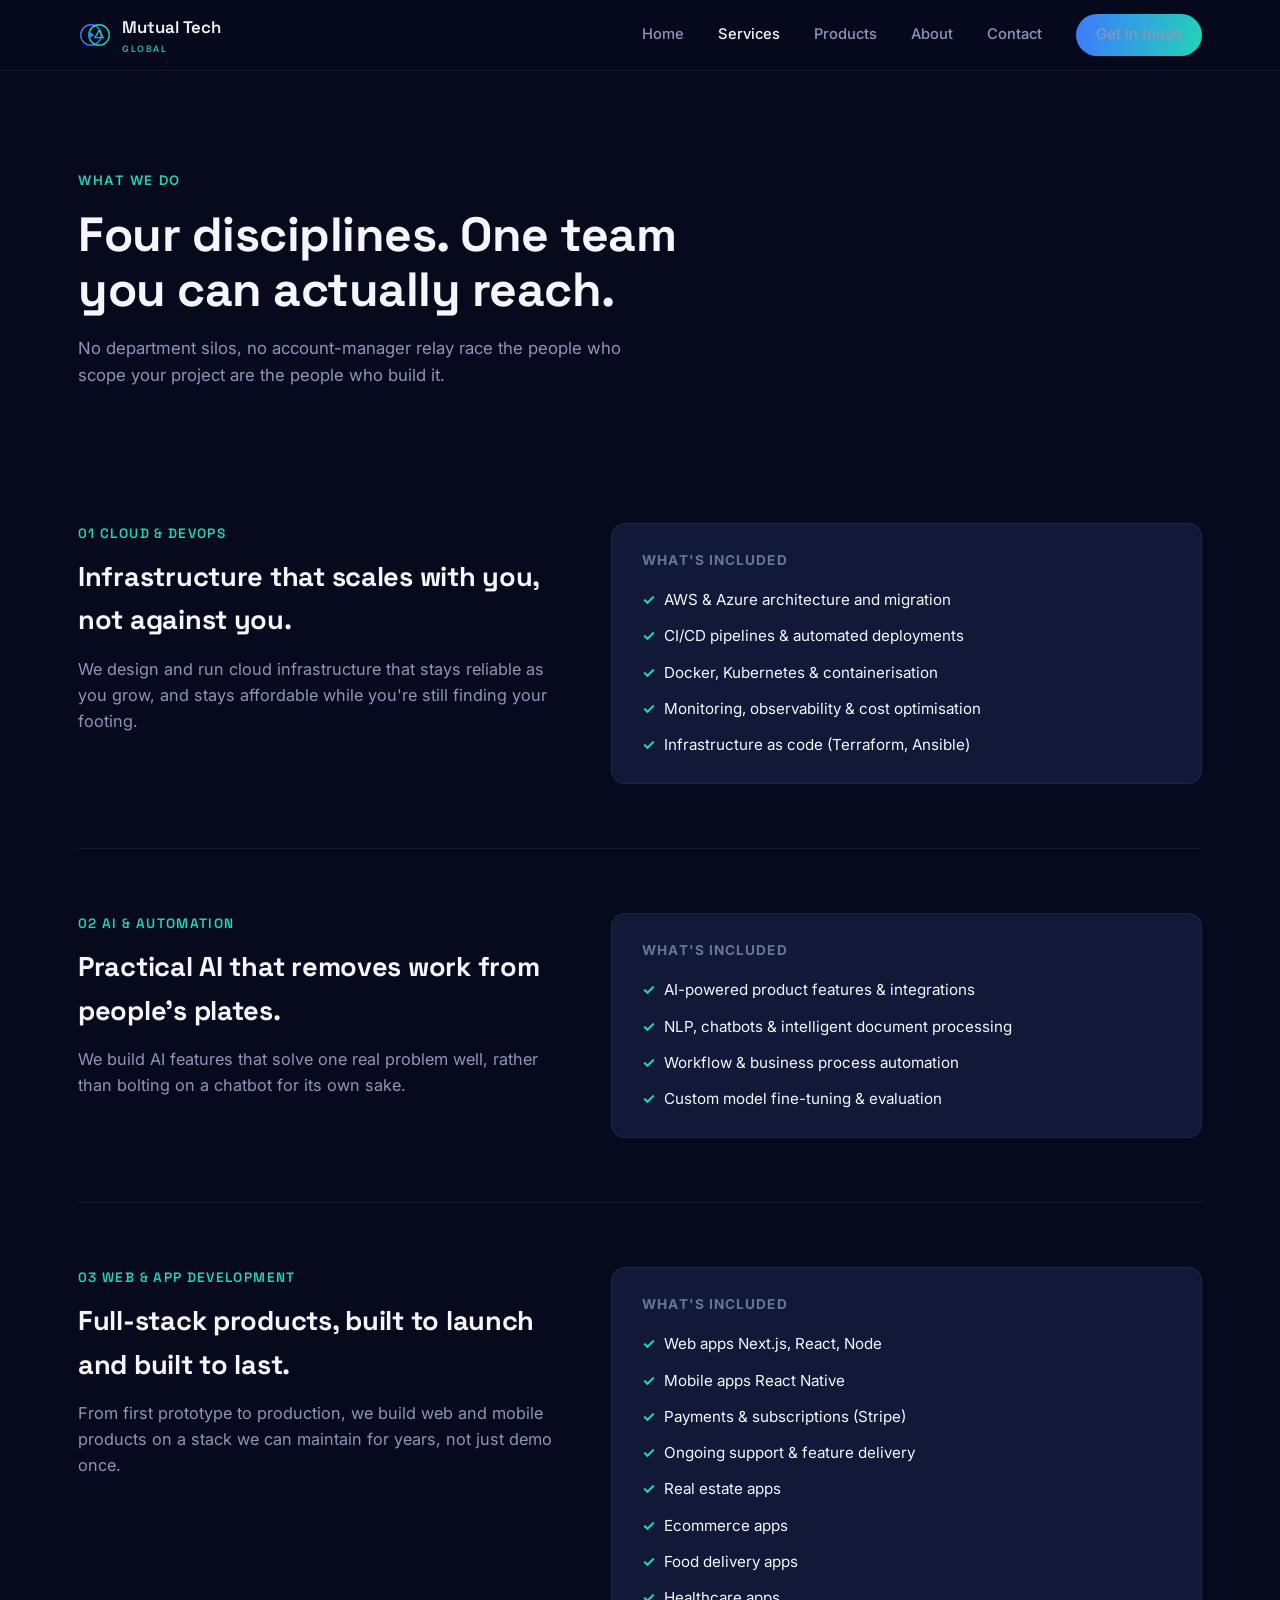
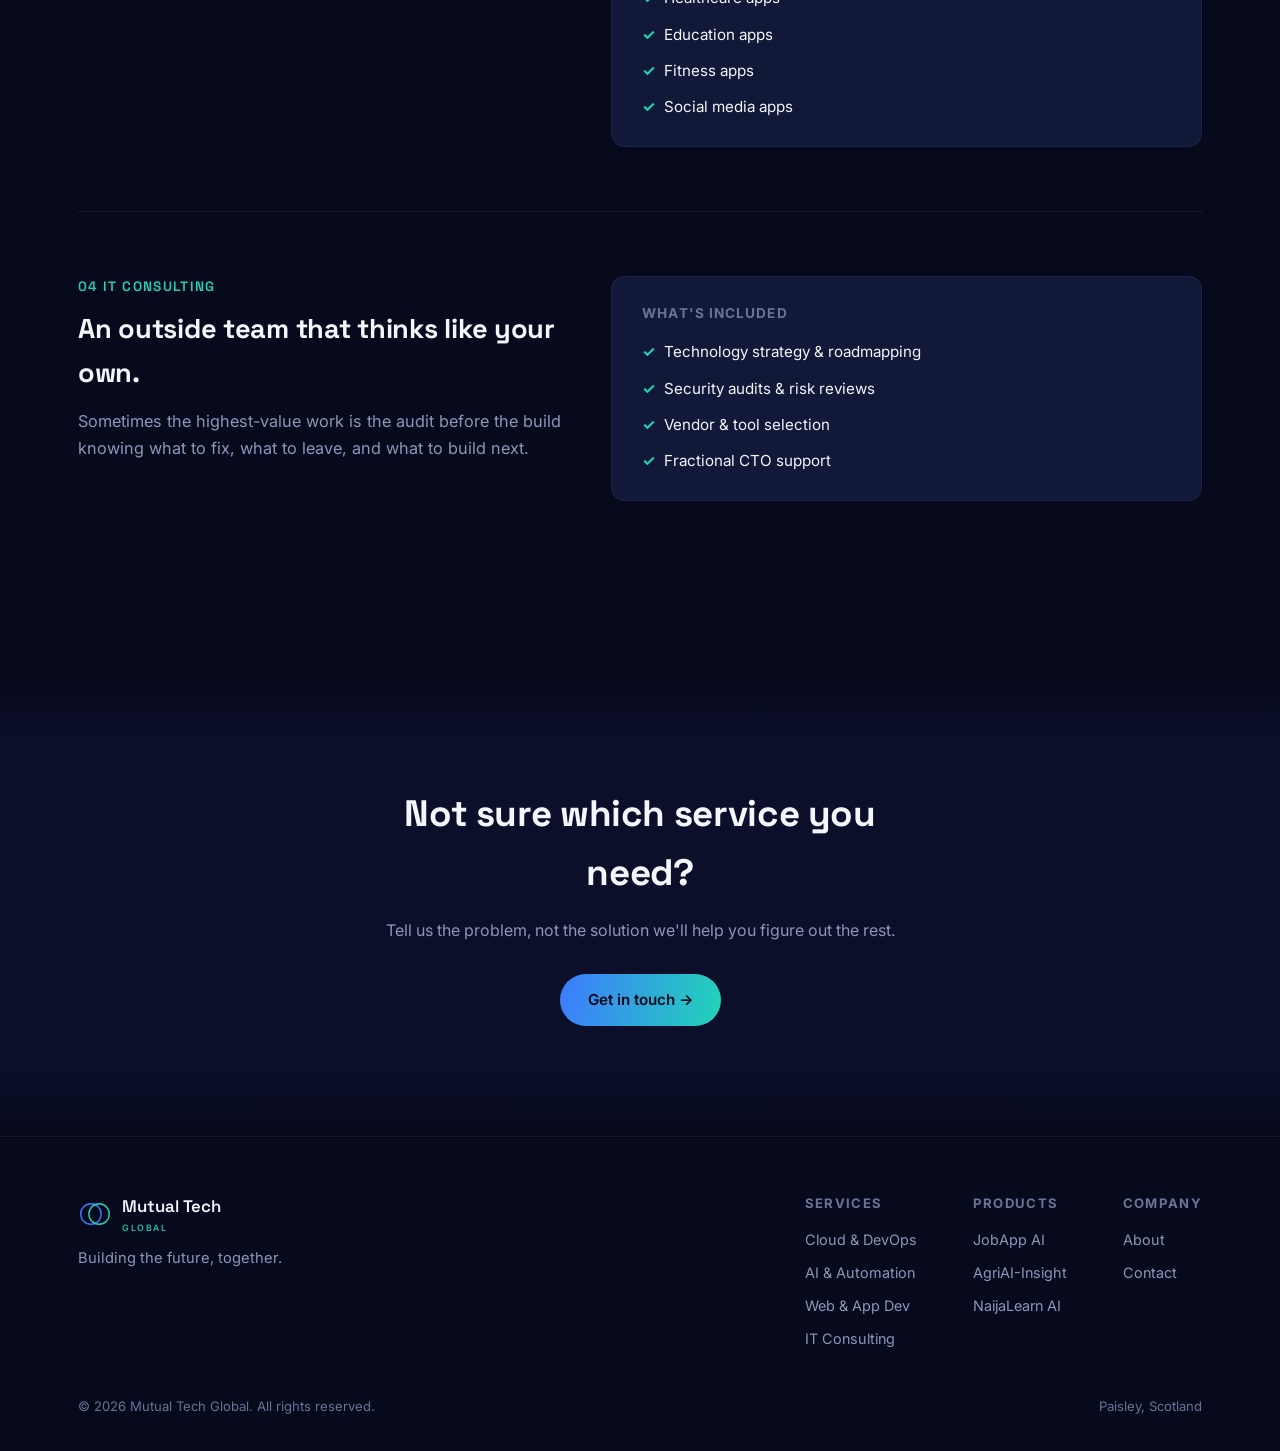
<file: services.html>
<!DOCTYPE html>
<html lang="en">
<head>
<meta charset="UTF-8">
<meta name="viewport" content="width=device-width, initial-scale=1.0">
<title>Services Mutual Tech Global</title>
<link rel="preconnect" href="https://fonts.googleapis.com">
<link rel="preconnect" href="https://fonts.gstatic.com" crossorigin>
<link href="https://fonts.googleapis.com/css2?family=Space+Grotesk:wght@400;500;600;700&family=Inter:wght@400;500;600&display=swap" rel="stylesheet">
<link rel="stylesheet" href="styles.css">
</head>
<body>

<header>
  <nav>
    <a href="index.html" class="brand">
      <svg class="brand-mark" viewBox="0 0 100 100" fill="none">
        <circle cx="38" cy="50" r="30" stroke="#3d7bff" stroke-width="4"/>
        <circle cx="62" cy="50" r="30" stroke="#22d3b8" stroke-width="4"/>
        <path d="M32 38 L32 62 L48 50 Z" fill="#3d7bff"/>
        <path d="M62 36 L74 58 L50 58 Z" fill="none" stroke="#22d3b8" stroke-width="3.5"/>
      </svg>
      <span>Mutual Tech<small>GLOBAL</small></span>
    </a>
    <div class="nav-links" id="navLinks">
      <a href="index.html">Home</a>
      <a href="services.html" class="active">Services</a>
      <a href="products.html">Products</a>
      <a href="about.html">About</a>
      <a href="contact.html">Contact</a>
      <a href="contact.html" class="nav-cta">Get in touch</a>
    </div>
    <button class="nav-toggle" id="navToggle" aria-label="Toggle menu"><span></span><span></span><span></span></button>
  </nav>
</header>

<main>
  <section class="page-hero">
    <div class="wrap">
      <span class="tag">What we do</span>
      <h1>Four disciplines. One team you can actually reach.</h1>
      <p class="lead">No department silos, no account-manager relay race the people who scope your project are the people who build it.</p>
    </div>
  </section>

  <section class="panel-tight">
    <div class="wrap">

      <div class="service-detail">
        <div>
          <span class="num">01 CLOUD &amp; DEVOPS</span>
          <h3>Infrastructure that scales with you, not against you.</h3>
          <p class="intro">We design and run cloud infrastructure that stays reliable as you grow, and stays affordable while you're still finding your footing.</p>
        </div>
        <div class="includes">
          <h4>What's included</h4>
          <ul>
            <li>AWS &amp; Azure architecture and migration</li>
            <li>CI/CD pipelines &amp; automated deployments</li>
            <li>Docker, Kubernetes &amp; containerisation</li>
            <li>Monitoring, observability &amp; cost optimisation</li>
            <li>Infrastructure as code (Terraform, Ansible)</li>
          </ul>
        </div>
      </div>

      <div class="service-detail">
        <div>
          <span class="num">02 AI &amp; AUTOMATION</span>
          <h3>Practical AI that removes work from people's plates.</h3>
          <p class="intro">We build AI features that solve one real problem well, rather than bolting on a chatbot for its own sake.</p>
        </div>
        <div class="includes">
          <h4>What's included</h4>
          <ul>
            <li>AI-powered product features &amp; integrations</li>
            <li>NLP, chatbots &amp; intelligent document processing</li>
            <li>Workflow &amp; business process automation</li>
            <li>Custom model fine-tuning &amp; evaluation</li>
          </ul>
        </div>
      </div>

      <div class="service-detail">
        <div>
          <span class="num">03 WEB &amp; APP DEVELOPMENT</span>
          <h3>Full-stack products, built to launch and built to last.</h3>
          <p class="intro">From first prototype to production, we build web and mobile products on a stack we can maintain for years, not just demo once.</p>
        </div>
        <div class="includes">
          <h4>What's included</h4>
          <ul>
            <li>Web apps Next.js, React, Node</li>
            <li>Mobile apps React Native</li>
            <li>Payments &amp; subscriptions (Stripe)</li>
            <li>Ongoing support &amp; feature delivery</li>
            <li>Real estate apps</li>
            <li>Ecommerce apps</li>
            <li>Food delivery apps</li>
            <li>Healthcare apps</li>
            <li>Education apps</li>
            <li>Fitness apps</li>
            <li>Social media apps</li>
          </ul>
        </div>
      </div>

      <div class="service-detail">
        <div>
          <span class="num">04 IT CONSULTING</span>
          <h3>An outside team that thinks like your own.</h3>
          <p class="intro">Sometimes the highest-value work is the audit before the build knowing what to fix, what to leave, and what to build next.</p>
        </div>
        <div class="includes">
          <h4>What's included</h4>
          <ul>
            <li>Technology strategy &amp; roadmapping</li>
            <li>Security audits &amp; risk reviews</li>
            <li>Vendor &amp; tool selection</li>
            <li>Fractional CTO support</li>
          </ul>
        </div>
      </div>

    </div>
  </section>

  <section class="panel panel-alt">
    <div class="wrap" style="text-align:center; max-width:640px;">
      <h2 style="font-size:clamp(1.7rem,3.4vw,2.3rem); font-weight:700; margin-bottom:16px;">Not sure which service you need?</h2>
      <p style="color:var(--slate-400); margin-bottom:30px;">Tell us the problem, not the solution we'll help you figure out the rest.</p>
      <a href="contact.html" class="btn btn-primary">Get in touch →</a>
    </div>
  </section>
</main>

<footer>
  <div class="wrap">
    <div class="footer-top">
      <div>
        <a href="index.html" class="brand">
          <svg class="brand-mark" viewBox="0 0 100 100" fill="none">
            <circle cx="38" cy="50" r="30" stroke="#3d7bff" stroke-width="4"/>
            <circle cx="62" cy="50" r="30" stroke="#22d3b8" stroke-width="4"/>
          </svg>
          <span>Mutual Tech<small>GLOBAL</small></span>
        </a>
        <p class="footer-tagline">Building the future, together.</p>
      </div>
      <div class="footer-cols">
        <div class="footer-col">
          <h5>Services</h5>
          <a href="services.html">Cloud &amp; DevOps</a>
          <a href="services.html">AI &amp; Automation</a>
          <a href="services.html">Web &amp; App Dev</a>
          <a href="services.html">IT Consulting</a>
        </div>
        <div class="footer-col">
          <h5>Products</h5>
          <a href="https://jobapp.best" target="_blank" rel="noopener">JobApp AI</a>
          <a href="https://agriai-insight.netlify.app" target="_blank" rel="noopener">AgriAI-Insight</a>
          <a href="https://naijalearn-ai.netlify.app" target="_blank" rel="noopener">NaijaLearn AI</a>
        </div>
        <div class="footer-col">
          <h5>Company</h5>
          <a href="about.html">About</a>
          <a href="contact.html">Contact</a>
        </div>
      </div>
    </div>
    <div class="footer-bottom">
      <span>© <span id="year"></span> Mutual Tech Global. All rights reserved.</span>
      <span>Paisley, Scotland</span>
    </div>
  </div>
</footer>

<script>
  document.getElementById('year').textContent = new Date().getFullYear();
  const toggle = document.getElementById('navToggle');
  const links = document.getElementById('navLinks');
  toggle.addEventListener('click', () => links.classList.toggle('open'));
  links.querySelectorAll('a').forEach(a => a.addEventListener('click', () => links.classList.remove('open')));
</script>

</body>
</html>
</file>
<file: styles.css>
:root{
  --navy-950:#070a1c;
  --navy-900:#0b0f2a;
  --navy-800:#111838;
  --navy-700:#1a2148;
  --blue-500:#3d7bff;
  --blue-400:#5e93ff;
  --teal-400:#22d3b8;
  --teal-300:#5fe6cf;
  --white:#f4f6fb;
  --slate-400:#8d96b8;
  --slate-500:#6b7396;
  --radius:14px;
  --maxw:1180px;
}
*{box-sizing:border-box; margin:0; padding:0;}
html{scroll-behavior:smooth;}
@media (prefers-reduced-motion: reduce){
  html{scroll-behavior:auto;}
  *{animation-duration:0.001ms !important; animation-iteration-count:1 !important; transition-duration:0.001ms !important;}
}
body{
  background:var(--navy-950);
  color:var(--white);
  font-family:'Inter',system-ui,sans-serif;
  line-height:1.6;
  overflow-x:hidden;
}
h1,h2,h3,.display{
  font-family:'Space Grotesk',sans-serif;
  letter-spacing:-0.01em;
}
a{color:inherit; text-decoration:none;}
img{max-width:100%; display:block;}
.wrap{max-width:var(--maxw); margin:0 auto; padding:0 28px;}
section{position:relative;}
::selection{background:var(--teal-400); color:var(--navy-950);}
:focus-visible{outline:2px solid var(--teal-400); outline-offset:3px; border-radius:4px;}

/* ---------- NAV ---------- */
header{
  position:fixed; top:0; left:0; right:0; z-index:100;
  background:rgba(7,10,28,0.72);
  backdrop-filter:blur(14px);
  border-bottom:1px solid rgba(255,255,255,0.06);
}
nav{
  max-width:var(--maxw); margin:0 auto; padding:14px 28px;
  display:flex; align-items:center; justify-content:space-between;
}
.brand{display:flex; align-items:center; gap:10px; font-family:'Space Grotesk',sans-serif; font-weight:600; font-size:1.05rem;}
.brand-mark{width:34px; height:34px; flex-shrink:0;}
.brand small{display:block; font-family:'Inter',sans-serif; font-weight:500; font-size:0.55rem; letter-spacing:0.18em; color:var(--teal-400); margin-top:1px;}
.nav-links{display:flex; gap:34px; align-items:center;}
.nav-links a{font-size:0.92rem; color:var(--slate-400); font-weight:500; transition:color .2s;}
.nav-links a:hover{color:var(--white);}
.nav-links a.active{color:var(--white);}
.nav-cta{
  background:linear-gradient(100deg,var(--blue-500),var(--teal-400));
  color:var(--navy-950); padding:9px 20px; border-radius:100px;
  font-size:0.88rem; font-weight:600;
}
.nav-toggle{display:none; flex-direction:column; gap:5px; background:none; border:none; cursor:pointer; padding:6px;}
.nav-toggle span{width:22px; height:2px; background:var(--white); border-radius:2px;}

/* ---------- PAGE HERO (non-home pages) ---------- */
.page-hero{padding:170px 0 70px;}
.page-hero .tag{color:var(--teal-400); font-weight:600; font-size:0.82rem; letter-spacing:0.12em; text-transform:uppercase; display:block; margin-bottom:16px;}
.page-hero h1{font-size:clamp(2rem,4.4vw,3rem); font-weight:700; line-height:1.15; max-width:680px;}
.page-hero p.lead{color:var(--slate-400); font-size:1.05rem; max-width:560px; margin-top:18px;}

/* ---------- HOME HERO ---------- */
.hero{padding:180px 0 130px; position:relative; overflow:hidden;}
.hero-orbits{position:absolute; top:50%; right:-8%; transform:translateY(-50%); width:640px; height:640px; opacity:0.9; z-index:0;}
@media (max-width:900px){ .hero-orbits{opacity:0.28; right:-30%;} }
.hero-content{position:relative; z-index:1; max-width:640px;}
.eyebrow{display:inline-flex; align-items:center; gap:8px; font-size:0.78rem; letter-spacing:0.14em; text-transform:uppercase; color:var(--teal-300); font-weight:600; margin-bottom:22px;}
.eyebrow::before{content:''; width:7px; height:7px; border-radius:50%; background:var(--teal-400); box-shadow:0 0 0 4px rgba(34,211,184,0.18);}
.hero h1{font-size:clamp(2.3rem,5vw,3.6rem); font-weight:700; line-height:1.12; margin-bottom:22px;}
.hero h1 .accent{background:linear-gradient(100deg,var(--blue-400),var(--teal-400)); -webkit-background-clip:text; background-clip:text; color:transparent;}
.hero p.lead{color:var(--slate-400); font-size:1.08rem; max-width:520px; margin-bottom:36px;}
.trust-line{margin-top:64px; display:flex; gap:34px; flex-wrap:wrap; color:var(--slate-500); font-size:0.85rem;}
.trust-line strong{color:var(--white); font-family:'Space Grotesk',sans-serif; font-size:1.3rem; display:block;}

.btn-row{display:flex; gap:14px; flex-wrap:wrap;}
.btn{padding:14px 28px; border-radius:100px; font-weight:600; font-size:0.95rem; display:inline-flex; align-items:center; gap:8px; transition:transform .2s, box-shadow .2s;}
.btn-primary{background:linear-gradient(100deg,var(--blue-500),var(--teal-400)); color:var(--navy-950); border:none; cursor:pointer;}
.btn-primary:hover{transform:translateY(-2px); box-shadow:0 8px 24px rgba(61,123,255,0.28);}
.btn-ghost{border:1px solid rgba(255,255,255,0.16); color:var(--white);}
.btn-ghost:hover{border-color:var(--teal-400); color:var(--teal-300);}

/* ---------- SECTION HEADERS ---------- */
.section-head{max-width:560px; margin-bottom:56px;}
.section-head .tag{color:var(--teal-400); font-weight:600; font-size:0.82rem; letter-spacing:0.12em; text-transform:uppercase; display:block; margin-bottom:14px;}
.section-head h2{font-size:clamp(1.7rem,3.4vw,2.4rem); font-weight:700; line-height:1.2;}
.section-head p{color:var(--slate-400); margin-top:14px; font-size:1.02rem;}

section.panel{padding:110px 0;}
.panel-tight{padding:0 0 110px;}
.panel-alt{background:linear-gradient(180deg,var(--navy-950),var(--navy-900) 15%, var(--navy-900) 85%, var(--navy-950));}

/* ---------- SERVICES ---------- */
.services-grid{display:grid; grid-template-columns:repeat(2,1fr); gap:22px;}
@media (max-width:800px){ .services-grid{grid-template-columns:1fr;} }
.service-card{background:var(--navy-800); border:1px solid rgba(255,255,255,0.06); border-radius:var(--radius); padding:32px; transition:border-color .25s, transform .25s;}
.service-card:hover{border-color:rgba(94,147,255,0.4); transform:translateY(-3px);}
.venn{width:56px; height:40px; position:relative; margin-bottom:20px;}
.venn .c1,.venn .c2{position:absolute; width:34px; height:34px; border-radius:50%; border:2px solid; top:3px;}
.venn .c1{border-color:var(--blue-400); left:0;}
.venn .c2{border-color:var(--teal-400); left:20px;}
.service-card h3{font-size:1.18rem; font-weight:600; margin-bottom:10px;}
.service-card p{color:var(--slate-400); font-size:0.94rem; margin-bottom:16px;}
.service-card ul{list-style:none; display:flex; flex-direction:column; gap:7px;}
.service-card li{font-size:0.86rem; color:var(--slate-400); padding-left:18px; position:relative;}
.service-card li::before{content:''; position:absolute; left:0; top:7px; width:6px; height:6px; border-radius:50%; background:var(--teal-400);}

.service-detail{display:grid; grid-template-columns:0.9fr 1.1fr; gap:50px; align-items:start; padding:64px 0; border-top:1px solid rgba(255,255,255,0.07);}
.service-detail:first-of-type{border-top:none;}
@media (max-width:850px){ .service-detail{grid-template-columns:1fr; gap:26px;} }
.service-detail .num{font-family:'Space Grotesk',sans-serif; font-size:0.85rem; color:var(--teal-400); font-weight:600; letter-spacing:0.1em; margin-bottom:10px; display:block;}
.service-detail h3{font-size:1.7rem; font-weight:700; margin-bottom:14px;}
.service-detail p.intro{color:var(--slate-400); font-size:1.02rem;}
.service-detail .includes{background:var(--navy-800); border:1px solid rgba(255,255,255,0.06); border-radius:var(--radius); padding:26px 30px;}
.service-detail .includes h4{font-size:0.85rem; letter-spacing:0.08em; text-transform:uppercase; color:var(--slate-500); margin-bottom:16px;}
.service-detail .includes ul{list-style:none; display:grid; gap:12px;}
.service-detail .includes li{font-size:0.95rem; color:var(--white); padding-left:22px; position:relative;}
.service-detail .includes li::before{content:'✓'; position:absolute; left:0; top:0; color:var(--teal-400); font-weight:700;}

/* ---------- PRODUCTS ---------- */
.products-grid{display:grid; grid-template-columns:repeat(3,1fr); gap:22px;}
@media (max-width:900px){ .products-grid{grid-template-columns:1fr;} }
.product-card{background:linear-gradient(160deg,var(--navy-800),var(--navy-900)); border:1px solid rgba(255,255,255,0.07); border-radius:var(--radius); padding:30px; display:flex; flex-direction:column; height:100%;}
.product-tag{display:inline-block; font-size:0.72rem; font-weight:700; letter-spacing:0.08em; padding:4px 10px; border-radius:100px; margin-bottom:18px; width:fit-content;}
.tag-live{background:rgba(34,211,184,0.14); color:var(--teal-300);}
.tag-beta{background:rgba(61,123,255,0.14); color:var(--blue-400);}
.product-card h3{font-size:1.25rem; margin-bottom:8px;}
.product-card p{color:var(--slate-400); font-size:0.92rem; flex-grow:1; margin-bottom:20px;}
.product-link{font-size:0.88rem; font-weight:600; color:var(--teal-300); display:inline-flex; align-items:center; gap:6px;}
.product-link:hover{color:var(--white);}

.product-detail{display:grid; grid-template-columns:1fr 1fr; gap:50px; align-items:center; padding:70px 0; border-top:1px solid rgba(255,255,255,0.07);}
.product-detail:first-of-type{border-top:none;}
@media (max-width:850px){ .product-detail{grid-template-columns:1fr; gap:26px;} .product-detail.reverse .visual{order:-1;} }
.product-detail.reverse .visual{order:2;}
.product-detail .visual{aspect-ratio:16/11; border-radius:var(--radius); background:var(--navy-800); border:1px solid rgba(255,255,255,0.07); display:flex; align-items:center; justify-content:center; font-family:'Space Grotesk',sans-serif; font-weight:700; font-size:1.6rem;}
.product-detail h3{font-size:1.6rem; margin-bottom:12px;}
.product-detail p{color:var(--slate-400); margin-bottom:20px;}
.product-detail .pills{display:flex; gap:8px; flex-wrap:wrap; margin-bottom:22px;}
.product-detail .pills span{font-size:0.78rem; color:var(--slate-400); border:1px solid rgba(255,255,255,0.1); padding:5px 12px; border-radius:100px;}

/* ---------- ABOUT ---------- */
.about-grid{display:grid; grid-template-columns:1fr 1.15fr; gap:60px; align-items:center;}
@media (max-width:850px){ .about-grid{grid-template-columns:1fr; gap:40px;} }
.about-visual{aspect-ratio:1; border-radius:20px; background:var(--navy-800); border:1px solid rgba(255,255,255,0.07); position:relative; overflow:hidden; display:flex; align-items:center; justify-content:center;}
.about-copy p{color:var(--slate-400); margin-bottom:16px; font-size:1.02rem;}
.about-copy p strong{color:var(--white); font-weight:600;}
.quote-block{border-left:2px solid var(--teal-400); padding-left:20px; margin-top:26px; color:var(--white); font-family:'Space Grotesk',sans-serif; font-size:1.1rem; font-weight:500;}
.quote-block span{display:block; margin-top:10px; font-family:'Inter',sans-serif; font-size:0.85rem; color:var(--slate-500); font-weight:400;}

.values-grid{display:grid; grid-template-columns:repeat(3,1fr); gap:22px; margin-top:70px;}
@media (max-width:800px){ .values-grid{grid-template-columns:1fr;} }
.value-card{padding:6px 0;}
.value-card .n{font-family:'Space Grotesk',sans-serif; color:var(--teal-400); font-weight:700; font-size:0.85rem; letter-spacing:0.1em; margin-bottom:10px; display:block;}
.value-card h4{font-size:1.1rem; margin-bottom:8px;}
.value-card p{color:var(--slate-400); font-size:0.92rem;}

/* ---------- CONTACT ---------- */
.contact-grid{display:grid; grid-template-columns:1fr 1fr; gap:50px;}
@media (max-width:850px){ .contact-grid{grid-template-columns:1fr;} }
.contact-info-item{display:flex; gap:16px; margin-bottom:26px;}
.contact-info-item .ic{width:42px; height:42px; border-radius:11px; background:var(--navy-800); border:1px solid rgba(255,255,255,0.07); display:flex; align-items:center; justify-content:center; flex-shrink:0; color:var(--teal-400);}
.contact-info-item h4{font-size:0.95rem; margin-bottom:3px;}
.contact-info-item p{color:var(--slate-400); font-size:0.9rem;}
form{display:flex; flex-direction:column; gap:16px;}
.field label{display:block; font-size:0.85rem; color:var(--slate-400); margin-bottom:7px;}
.field input, .field textarea, .field select{width:100%; background:var(--navy-800); border:1px solid rgba(255,255,255,0.09); border-radius:9px; padding:12px 14px; color:var(--white); font-family:inherit; font-size:0.94rem;}
.field input:focus, .field textarea:focus, .field select:focus{border-color:var(--teal-400);}
.field textarea{resize:vertical; min-height:100px;}
form .btn-primary{align-self:flex-start;}

/* ---------- FOOTER ---------- */
footer{padding:56px 0 34px; border-top:1px solid rgba(255,255,255,0.06);}
.footer-top{display:flex; justify-content:space-between; align-items:flex-start; gap:30px; flex-wrap:wrap; margin-bottom:36px;}
.footer-tagline{color:var(--slate-400); font-size:0.92rem; max-width:280px; margin-top:12px;}
.footer-cols{display:flex; gap:56px; flex-wrap:wrap;}
.footer-col h5{font-size:0.82rem; color:var(--slate-500); text-transform:uppercase; letter-spacing:0.1em; margin-bottom:14px;}
.footer-col a{display:block; color:var(--slate-400); font-size:0.9rem; margin-bottom:10px;}
.footer-col a:hover{color:var(--teal-300);}
.footer-bottom{display:flex; justify-content:space-between; color:var(--slate-500); font-size:0.82rem; flex-wrap:wrap; gap:10px;}

.reveal{opacity:0; transform:translateY(18px); transition:opacity .6s ease, transform .6s ease;}
.reveal.in{opacity:1; transform:translateY(0);}

@media (max-width:800px){
  .nav-links{position:fixed; top:64px; left:0; right:0; bottom:0; background:var(--navy-950); flex-direction:column; padding:40px 28px; gap:26px; transform:translateX(100%); transition:transform .3s ease;}
  .nav-links.open{transform:translateX(0);}
  .nav-toggle{display:flex;}
}
</file>
